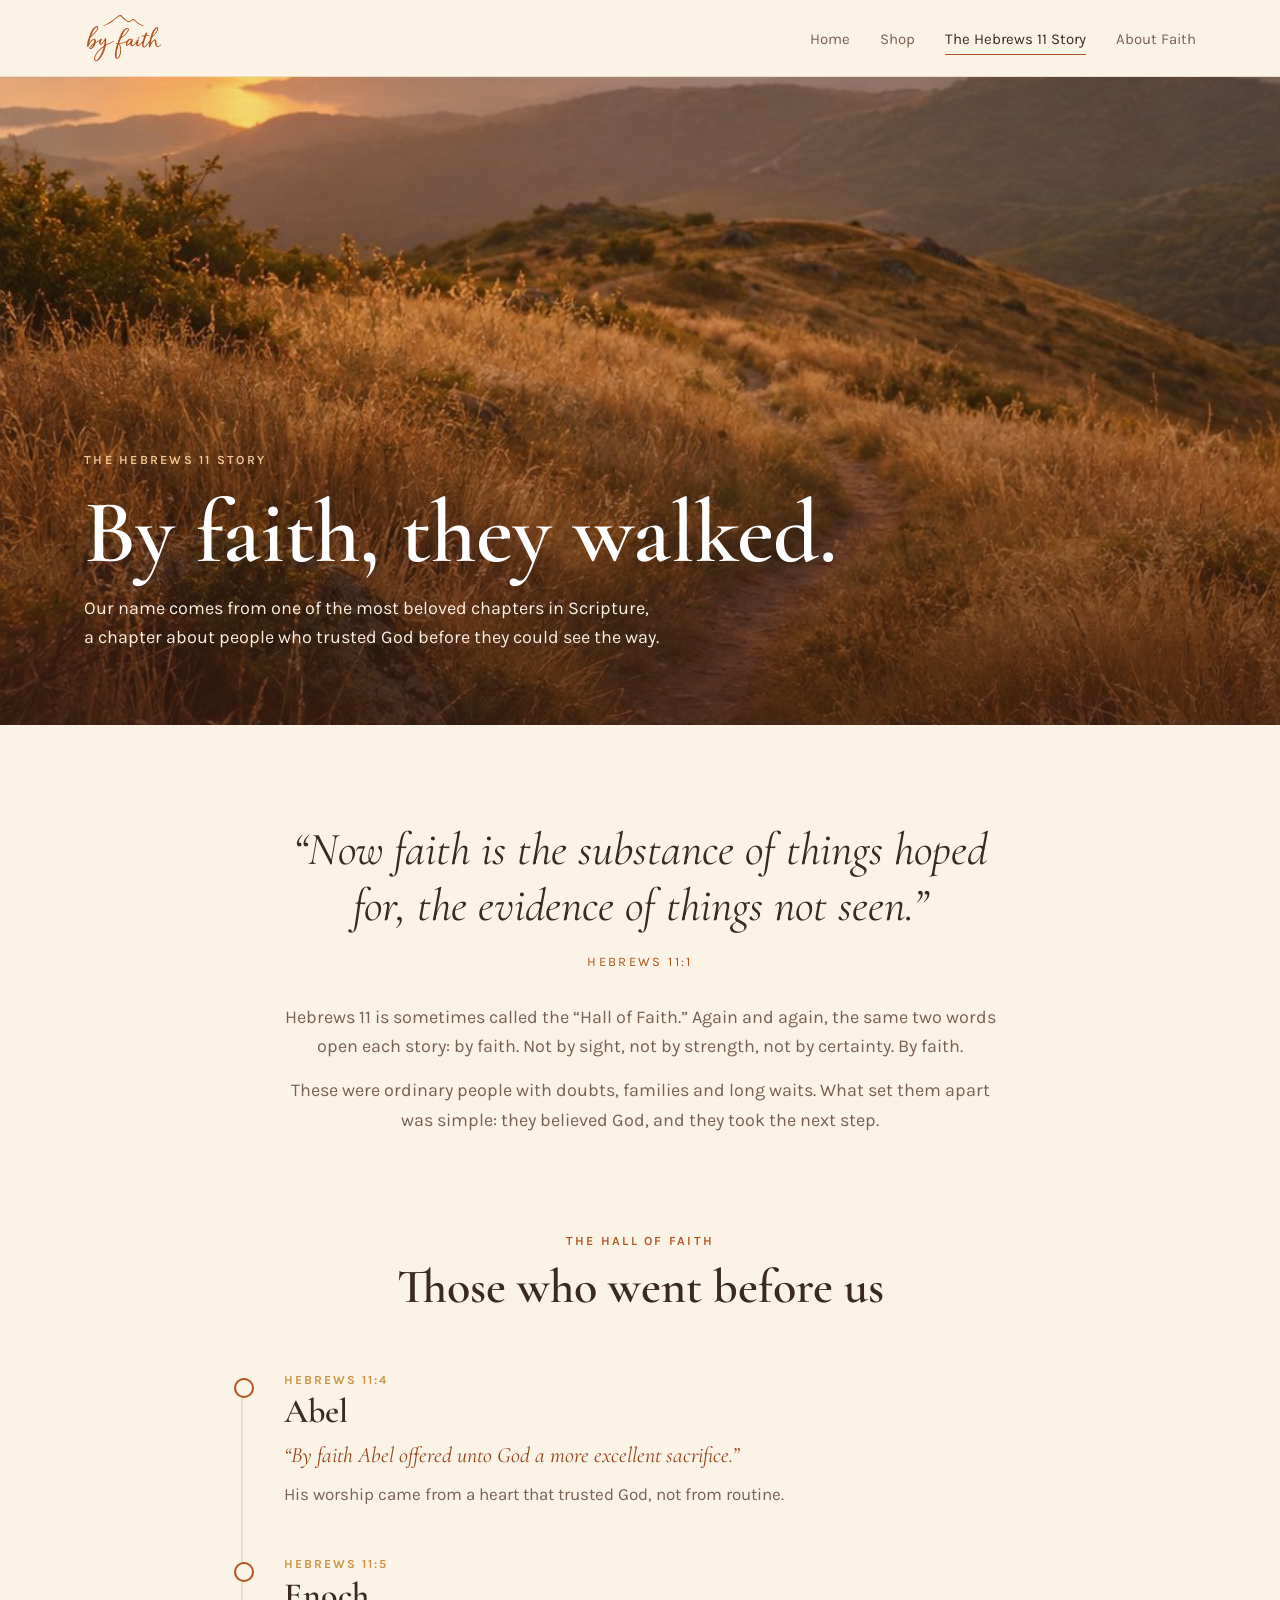
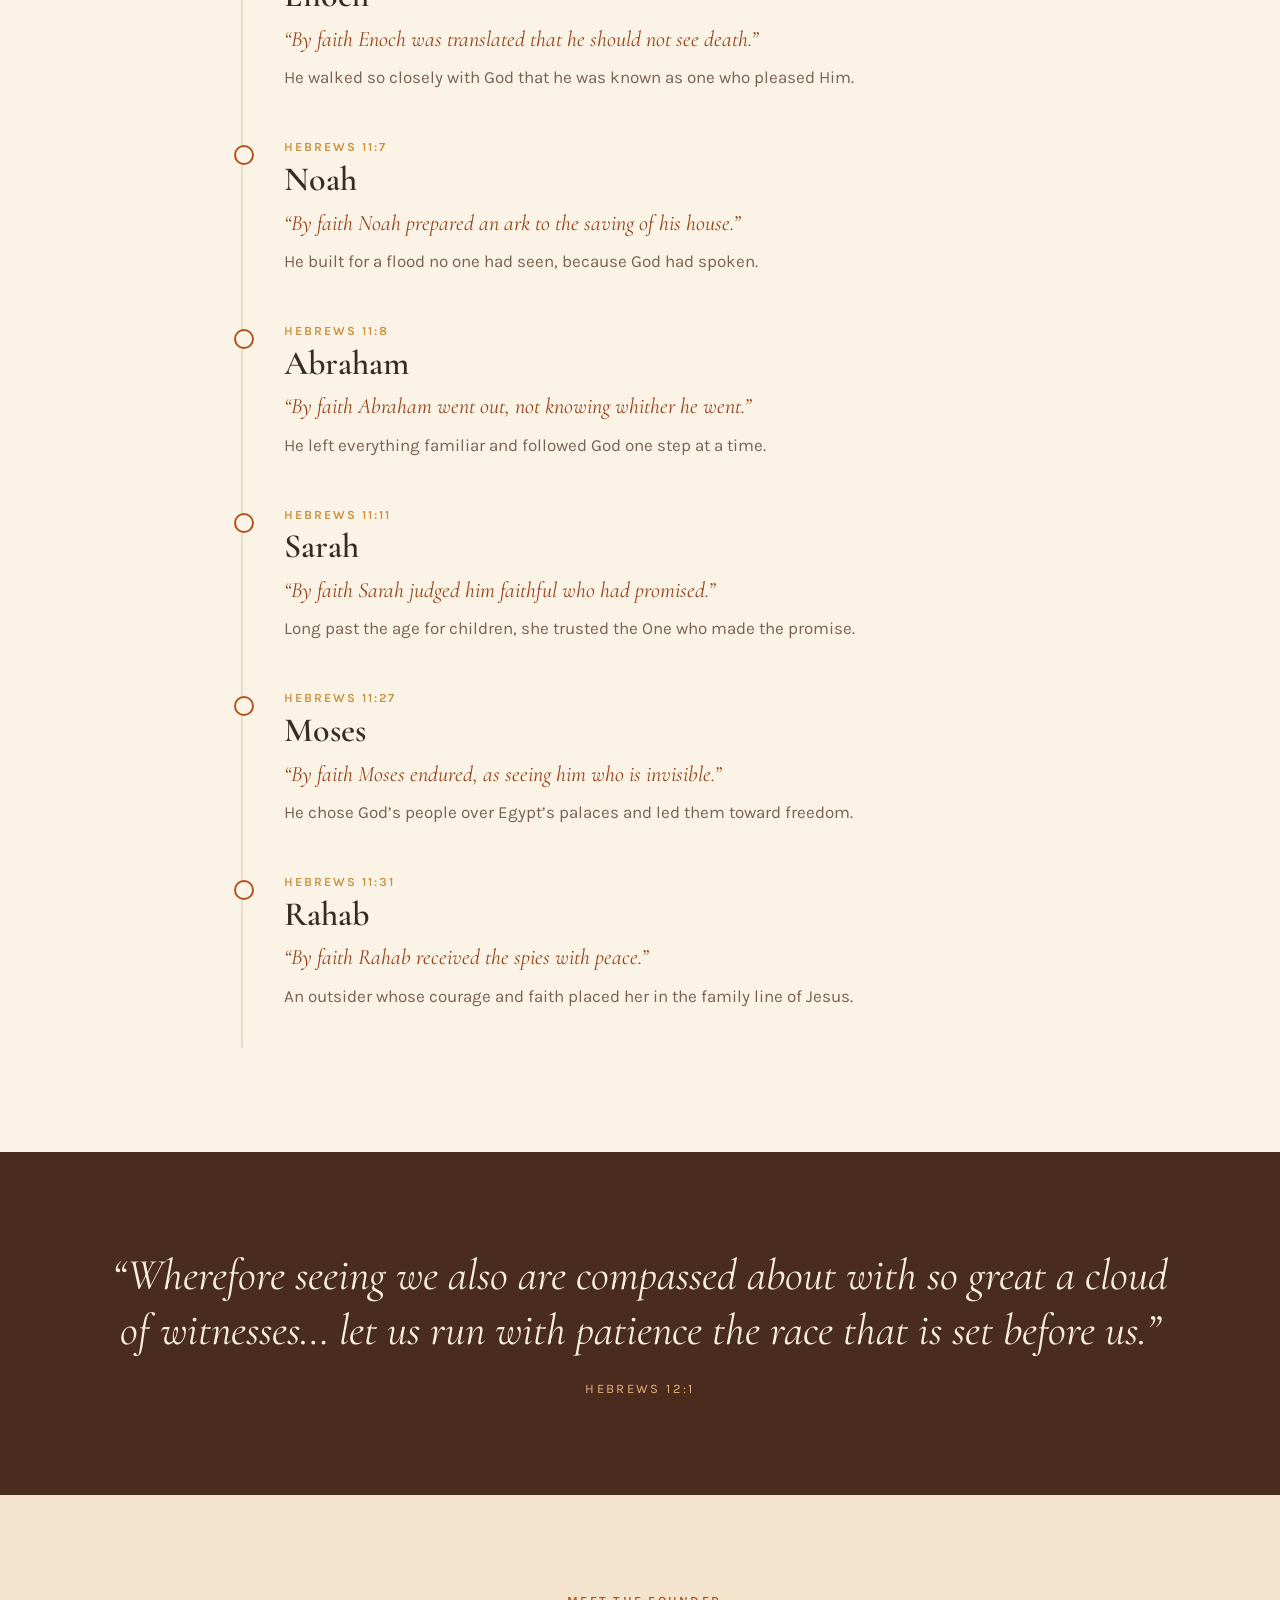
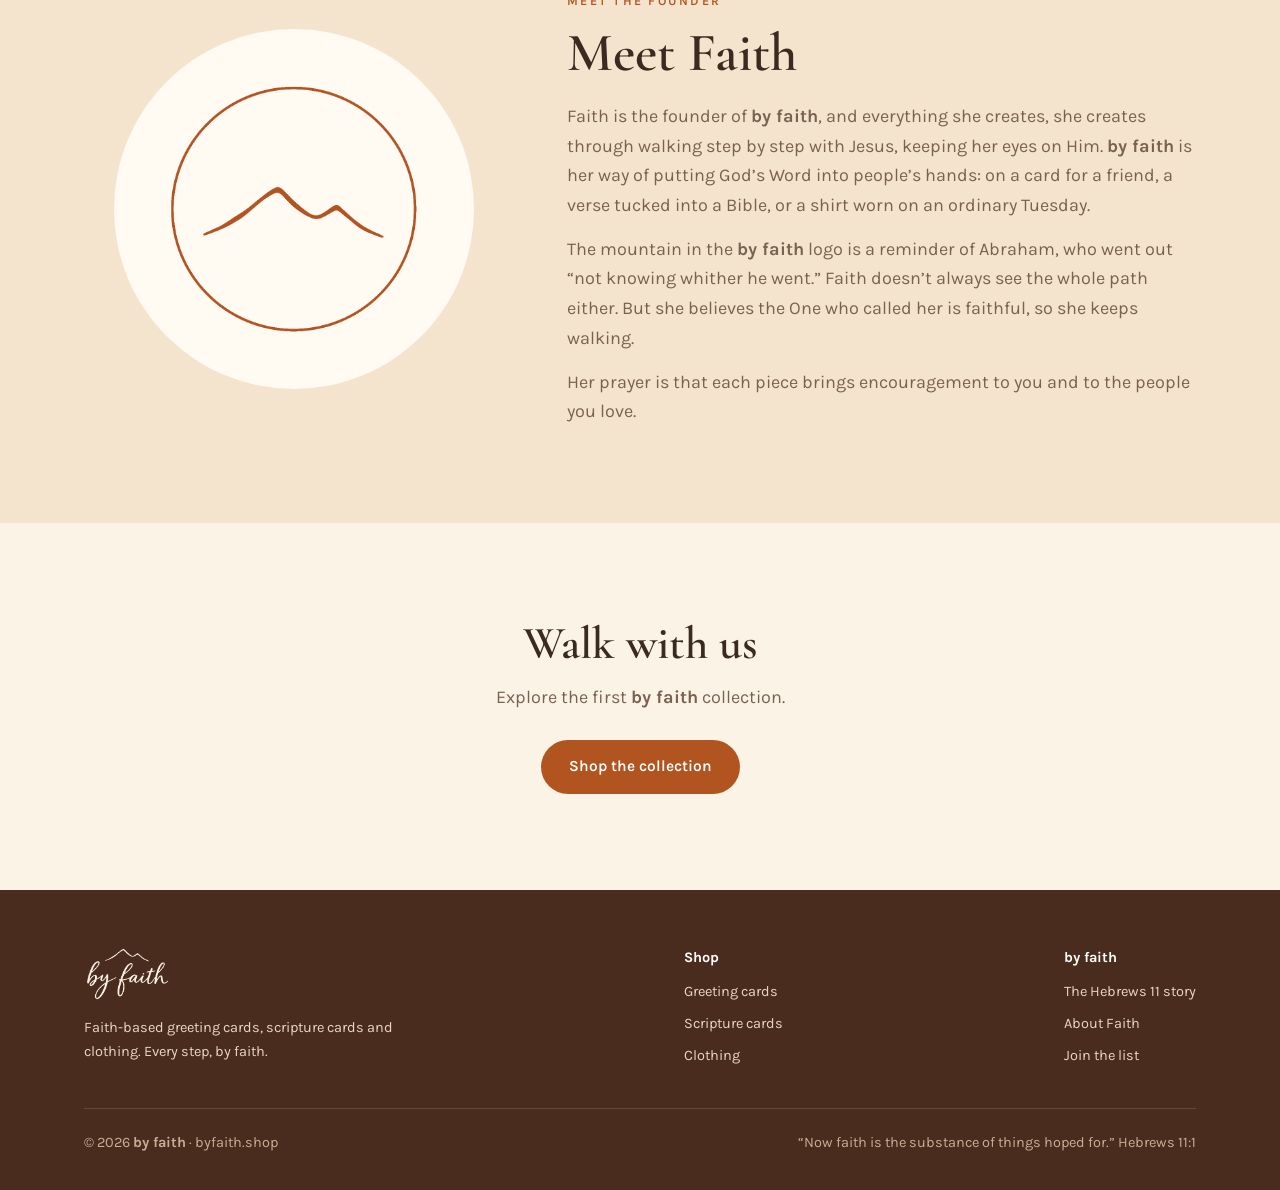
<file: story.html>
<!doctype html><html lang="en"><head><meta charset="utf-8"><meta name="viewport" content="width=device-width,initial-scale=1">
<title>The Hebrews 11 Story | by faith</title><meta name="description" content="Why by faith is named after Hebrews 11, and the story of founder Faith."><link rel="icon" href="img/favicon.png">
<link rel="preconnect" href="https://fonts.googleapis.com"><link href="https://fonts.googleapis.com/css2?family=Cormorant+Garamond:ital,wght@0,500;0,600;0,700;1,500&family=Karla:wght@400;500;600;700&display=swap" rel="stylesheet">
<link rel="stylesheet" href="styles.css"></head><body><style>
.s-hero{position:relative;min-height:72vh;display:flex;align-items:flex-end;overflow:hidden;color:#fff}
.s-hero img{position:absolute;inset:0;width:100%;height:100%;object-fit:cover;object-position:center 60%}
.s-hero::after{content:"";position:absolute;inset:0;background:linear-gradient(180deg,rgba(59,32,18,.05) 20%,rgba(59,32,18,.72))}
.s-hero .wrap{position:relative;z-index:1;padding-bottom:72px;width:100%}
.s-hero h1{color:#fff;font-size:clamp(46px,7vw,92px);margin:14px 0 12px}.s-hero .eyebrow{color:#f3c896}.s-hero p{max-width:32em;font-size:18px;color:#fbeee0}
.intro{max-width:760px;margin:0 auto;text-align:center}
.intro blockquote{font-family:'Cormorant Garamond',serif;font-style:italic;font-size:clamp(30px,3.8vw,46px);line-height:1.22}
.intro cite{display:block;margin:18px 0 30px;font-style:normal;font-size:13px;letter-spacing:.18em;text-transform:uppercase;color:var(--terra)}
.intro p{color:var(--muted);font-size:18px}.intro p+p{margin-top:14px}
.timeline{list-style:none;padding:0;max-width:820px;margin:0 auto;position:relative}
.timeline::before{content:"";position:absolute;left:11px;top:8px;bottom:8px;width:1.5px;background:var(--line)}
.timeline li{position:relative;padding:0 0 46px 54px}
.timeline li::before{content:"";position:absolute;left:4px;top:8px;width:16px;height:16px;border-radius:50%;background:var(--bg);border:2px solid var(--terra)}
.timeline .ref{font-size:12.5px;letter-spacing:.16em;text-transform:uppercase;color:var(--gold);font-weight:600}
.timeline h3{font-size:34px;margin:4px 0 6px}
.timeline .q{font-family:'Cormorant Garamond',serif;font-style:italic;font-size:22px;color:var(--terra-d);margin-bottom:6px}
.timeline p{color:var(--muted)}
.founder{background:var(--sand)}
.founder .wrap{display:grid;grid-template-columns:.8fr 1.2fr;gap:64px;align-items:center}
.founder .mark{background:var(--paper);border-radius:50%;aspect-ratio:1;display:flex;align-items:center;justify-content:center;max-width:360px;width:100%;margin:0 auto}
.founder .mark img{width:72%}
.founder h2{font-size:clamp(36px,4.4vw,54px);margin:12px 0 20px}.founder p{color:var(--muted);font-size:18px}.founder p+p{margin-top:14px}
.sig{font-family:'Cormorant Garamond',serif;font-style:italic;font-size:30px;color:var(--terra);margin-top:22px}
@media(max-width:820px){.founder .wrap{grid-template-columns:1fr;gap:36px}.founder .mark{max-width:240px}}
</style><header><div class="wrap"><nav><a class="brand" href="index.html" aria-label="by faith home"><img src="img/logo.png" alt="by faith"></a>
<button class="menu-btn" aria-expanded="false" onclick="const u=document.querySelector('nav ul');u.classList.toggle('open');this.setAttribute('aria-expanded',u.classList.contains('open'))">Menu</button>
<ul><li><a href="index.html">Home</a></li><li><a href="shop.html">Shop</a></li><li><a href="story.html" aria-current=page>The Hebrews 11 Story</a></li><li><a href="story.html#founder">About Faith</a></li></ul></nav></div></header><main>
<section class="s-hero" style="padding:0"><img src="img/story.jpg" alt="A footpath winding through golden grass toward mountains at sunrise"><div class="wrap"><div class="eyebrow">The Hebrews 11 story</div><h1>By faith, they walked.</h1><p>Our name comes from one of the most beloved chapters in Scripture, a chapter about people who trusted God before they could see the way.</p></div></section>
<section><div class="intro wrap"><blockquote>“Now faith is the substance of things hoped for, the evidence of things not seen.”</blockquote><cite>Hebrews 11:1</cite>
<p>Hebrews 11 is sometimes called the “Hall of Faith.” Again and again, the same two words open each story: by faith. Not by sight, not by strength, not by certainty. By faith.</p>
<p>These were ordinary people with doubts, families and long waits. What set them apart was simple: they believed God, and they took the next step.</p></div></section>
<section style="padding-top:0"><div class="wrap"><div class="intro" style="margin-bottom:56px"><div class="eyebrow">The Hall of Faith</div><h2 style="font-size:clamp(34px,4vw,48px);margin-top:10px">Those who went before us</h2></div><ol class="timeline"><li><div class="ref">Hebrews 11:4</div><h3>Abel</h3><p class="q">“By faith Abel offered unto God a more excellent sacrifice.”</p><p>His worship came from a heart that trusted God, not from routine.</p></li><li><div class="ref">Hebrews 11:5</div><h3>Enoch</h3><p class="q">“By faith Enoch was translated that he should not see death.”</p><p>He walked so closely with God that he was known as one who pleased Him.</p></li><li><div class="ref">Hebrews 11:7</div><h3>Noah</h3><p class="q">“By faith Noah prepared an ark to the saving of his house.”</p><p>He built for a flood no one had seen, because God had spoken.</p></li><li><div class="ref">Hebrews 11:8</div><h3>Abraham</h3><p class="q">“By faith Abraham went out, not knowing whither he went.”</p><p>He left everything familiar and followed God one step at a time.</p></li><li><div class="ref">Hebrews 11:11</div><h3>Sarah</h3><p class="q">“By faith Sarah judged him faithful who had promised.”</p><p>Long past the age for children, she trusted the One who made the promise.</p></li><li><div class="ref">Hebrews 11:27</div><h3>Moses</h3><p class="q">“By faith Moses endured, as seeing him who is invisible.”</p><p>He chose God’s people over Egypt’s palaces and led them toward freedom.</p></li><li><div class="ref">Hebrews 11:31</div><h3>Rahab</h3><p class="q">“By faith Rahab received the spies with peace.”</p><p>An outsider whose courage and faith placed her in the family line of Jesus.</p></li></ol></div></section>
<div class="verse-band"><div class="wrap"><blockquote>“Wherefore seeing we also are compassed about with so great a cloud of witnesses… let us run with patience the race that is set before us.”</blockquote><cite>Hebrews 12:1</cite></div></div>
<section id="founder" class="founder" style="scroll-margin-top:76px"><div class="wrap"><div class="mark"><img src="img/mark_circle.png" alt="by faith mountain mark"></div>
<div><div class="eyebrow">Meet the founder</div><h2>Meet Faith</h2>
<p>Faith is the founder of <strong class="bf">by faith</strong>, and everything she creates, she creates through walking step by step with Jesus, keeping her eyes on Him. <strong class="bf">by faith</strong> is her way of putting God’s Word into people’s hands: on a card for a friend, a verse tucked into a Bible, or a shirt worn on an ordinary Tuesday.</p>
<p>The mountain in the <strong class="bf">by faith</strong> logo is a reminder of Abraham, who went out “not knowing whither he went.” Faith doesn’t always see the whole path either. But she believes the One who called her is faithful, so she keeps walking.</p>
<p>Her prayer is that each piece brings encouragement to you and to the people you love.</p></div></div></section>
<section class="signup"><div class="wrap"><h2 style="font-size:clamp(32px,4vw,46px)">Walk with us</h2><p class="lead" style="margin:14px auto 28px">Explore the first <strong class="bf">by faith</strong> collection.</p><a class="btn" href="shop.html">Shop the collection</a></div></section></main><footer><div class="wrap"><div class="top">
<div><img src="img/logo_cream.png" alt="by faith"><p style="margin-top:14px;max-width:22em">Faith-based greeting cards, scripture cards and clothing. Every step, by faith.</p></div>
<div><strong style="color:#fff">Shop</strong><ul style="margin-top:10px"><li><a href="shop.html#cards">Greeting cards</a></li><li><a href="shop.html#scripture">Scripture cards</a></li><li><a href="shop.html#clothing">Clothing</a></li></ul></div>
<div><strong class="bf" style="color:#fff">by faith</strong><ul style="margin-top:10px"><li><a href="story.html">The Hebrews 11 story</a></li><li><a href="story.html#founder">About Faith</a></li><li><a href="index.html#join">Join the list</a></li></ul></div>
</div><div class="bottom"><span>© 2026 <strong class="bf">by faith</strong> · byfaith.shop</span><span>“Now faith is the substance of things hoped for.” Hebrews 11:1</span></div></div></footer></body></html>
</file>
<file: styles.css>
:root{--bg:#fbf3e6;--paper:#fffaf2;--sand:#f4e4cd;--ink:#3b2a20;--muted:#7a6252;--terra:#b2541f;--terra-d:#94431a;--gold:#c8913f;--line:#ecdcc4;--deep:#4a2c1e}
*{box-sizing:border-box;margin:0}html{scroll-behavior:smooth}
body{font-family:Karla,system-ui,sans-serif;background:var(--bg);color:var(--ink);line-height:1.65;font-size:17px;-webkit-font-smoothing:antialiased}
a{color:inherit}img{display:block;max-width:100%}
.wrap{max-width:1160px;margin:0 auto;padding:0 24px}
h1,h2,h3{font-family:'Cormorant Garamond',Georgia,serif;font-weight:600;line-height:1.08;color:var(--ink)}
.eyebrow{text-transform:uppercase;letter-spacing:.18em;font-size:12.5px;color:var(--terra);font-weight:600}
.lead{color:var(--muted);font-size:18px;max-width:34em}
header{position:sticky;top:0;z-index:10;background:rgba(251,243,230,.94);backdrop-filter:blur(8px);border-bottom:1px solid var(--line)}
nav{display:flex;align-items:center;justify-content:space-between;height:76px}
.brand img{height:52px;width:auto}
nav ul{display:flex;gap:30px;list-style:none;padding:0}
nav ul a{text-decoration:none;font-size:15px;color:var(--muted);padding:6px 0;border-bottom:1.5px solid transparent}
nav ul a:hover,nav ul a[aria-current]{color:var(--ink);border-color:var(--terra)}
.btn{display:inline-block;padding:14px 28px;background:var(--terra);color:#fff;text-decoration:none;border-radius:999px;font-weight:600;font-size:15.5px;border:0;cursor:pointer;font-family:inherit;transition:background .2s}
.btn:hover{background:var(--terra-d)}
.btn.ghost{background:transparent;color:var(--terra);border:1.5px solid var(--terra)}
.btn.ghost:hover{background:var(--terra);color:#fff}
section{padding:96px 0}
.sec-head{display:flex;justify-content:space-between;align-items:end;gap:24px;margin-bottom:44px;flex-wrap:wrap}
.sec-head h2{font-size:clamp(34px,4.2vw,50px);margin-top:10px}
.products{display:grid;grid-template-columns:repeat(3,1fr);gap:28px}
.product{background:var(--paper);border-radius:14px;overflow:hidden;border:1px solid var(--line);transition:transform .25s,box-shadow .25s}
.product:hover{transform:translateY(-4px);box-shadow:0 22px 40px -24px rgba(90,45,20,.35)}
.product .ph{aspect-ratio:4/5;overflow:hidden;background:var(--sand)}
.product .ph img{width:100%;height:100%;object-fit:cover}
.product .info{padding:20px 22px 22px}
.product .cat{font-size:12px;letter-spacing:.14em;text-transform:uppercase;color:var(--gold);font-weight:600}
.product h3{font-size:24px;margin:6px 0 4px}
.product p{font-size:15px;color:var(--muted)}
.product .row{display:flex;justify-content:space-between;align-items:center;margin-top:14px;font-size:14px}
.tag{background:var(--sand);color:var(--terra-d);padding:5px 12px;border-radius:999px;font-weight:600;font-size:12.5px}
.product .row a{color:var(--terra);font-weight:600;text-decoration:none}
.verse-band{background:var(--deep);color:#fbefe0;text-align:center;padding:96px 0}
.verse-band blockquote{font-family:'Cormorant Garamond',serif;font-style:italic;font-size:clamp(28px,3.6vw,44px);line-height:1.25;max-width:24em;margin:0 auto}
.verse-band cite{display:block;margin-top:20px;font-style:normal;font-size:13px;letter-spacing:.18em;text-transform:uppercase;color:#e6b47a}
.signup{text-align:center}
.signup form{display:flex;gap:10px;justify-content:center;flex-wrap:wrap;margin-top:28px}
.signup input{padding:14px 20px;border:1px solid var(--line);border-radius:999px;font:inherit;min-width:300px;background:var(--paper);color:var(--ink)}
.signup input:focus{outline:2px solid var(--terra);outline-offset:2px}
#msg{margin-top:14px;color:var(--terra);min-height:1.6em}
footer{background:var(--deep);color:#e9d6c2;padding:56px 0 36px;font-size:14.5px}
footer .top{display:flex;justify-content:space-between;gap:32px;flex-wrap:wrap;align-items:start}
footer img{height:56px;width:auto}
footer ul{list-style:none;padding:0;display:grid;gap:8px}
footer a{text-decoration:none}footer a:hover{color:#fff}
footer .bottom{margin-top:40px;padding-top:22px;border-top:1px solid rgba(255,255,255,.14);display:flex;justify-content:space-between;flex-wrap:wrap;gap:10px;color:#c9ad94}
.menu-btn{display:none;background:none;border:0;font:inherit;color:var(--ink);cursor:pointer;font-size:15px}
@media(max-width:900px){.products{grid-template-columns:1fr 1fr}}
@media(max-width:720px){
 nav ul{display:none;position:absolute;top:76px;left:0;right:0;background:var(--bg);flex-direction:column;gap:0;padding:8px 24px 18px;border-bottom:1px solid var(--line)}
 nav ul.open{display:flex}nav ul a{display:block;padding:12px 0}
 .menu-btn{display:block}section{padding:68px 0}.brand img{height:44px}}
@media(max-width:560px){.products{grid-template-columns:1fr}.signup input{min-width:0;width:100%}}
.bf{font-weight:700}h1 .bf{font-weight:700}

.product a.ph{display:block;background:#fff}
.price{font-weight:600;color:var(--ink);font-size:15px}
.product .row a.buy{background:var(--terra);color:#fff;padding:8px 16px;border-radius:999px;font-size:14px}
.product .row a.buy:hover{background:var(--terra-d)}
</file>
